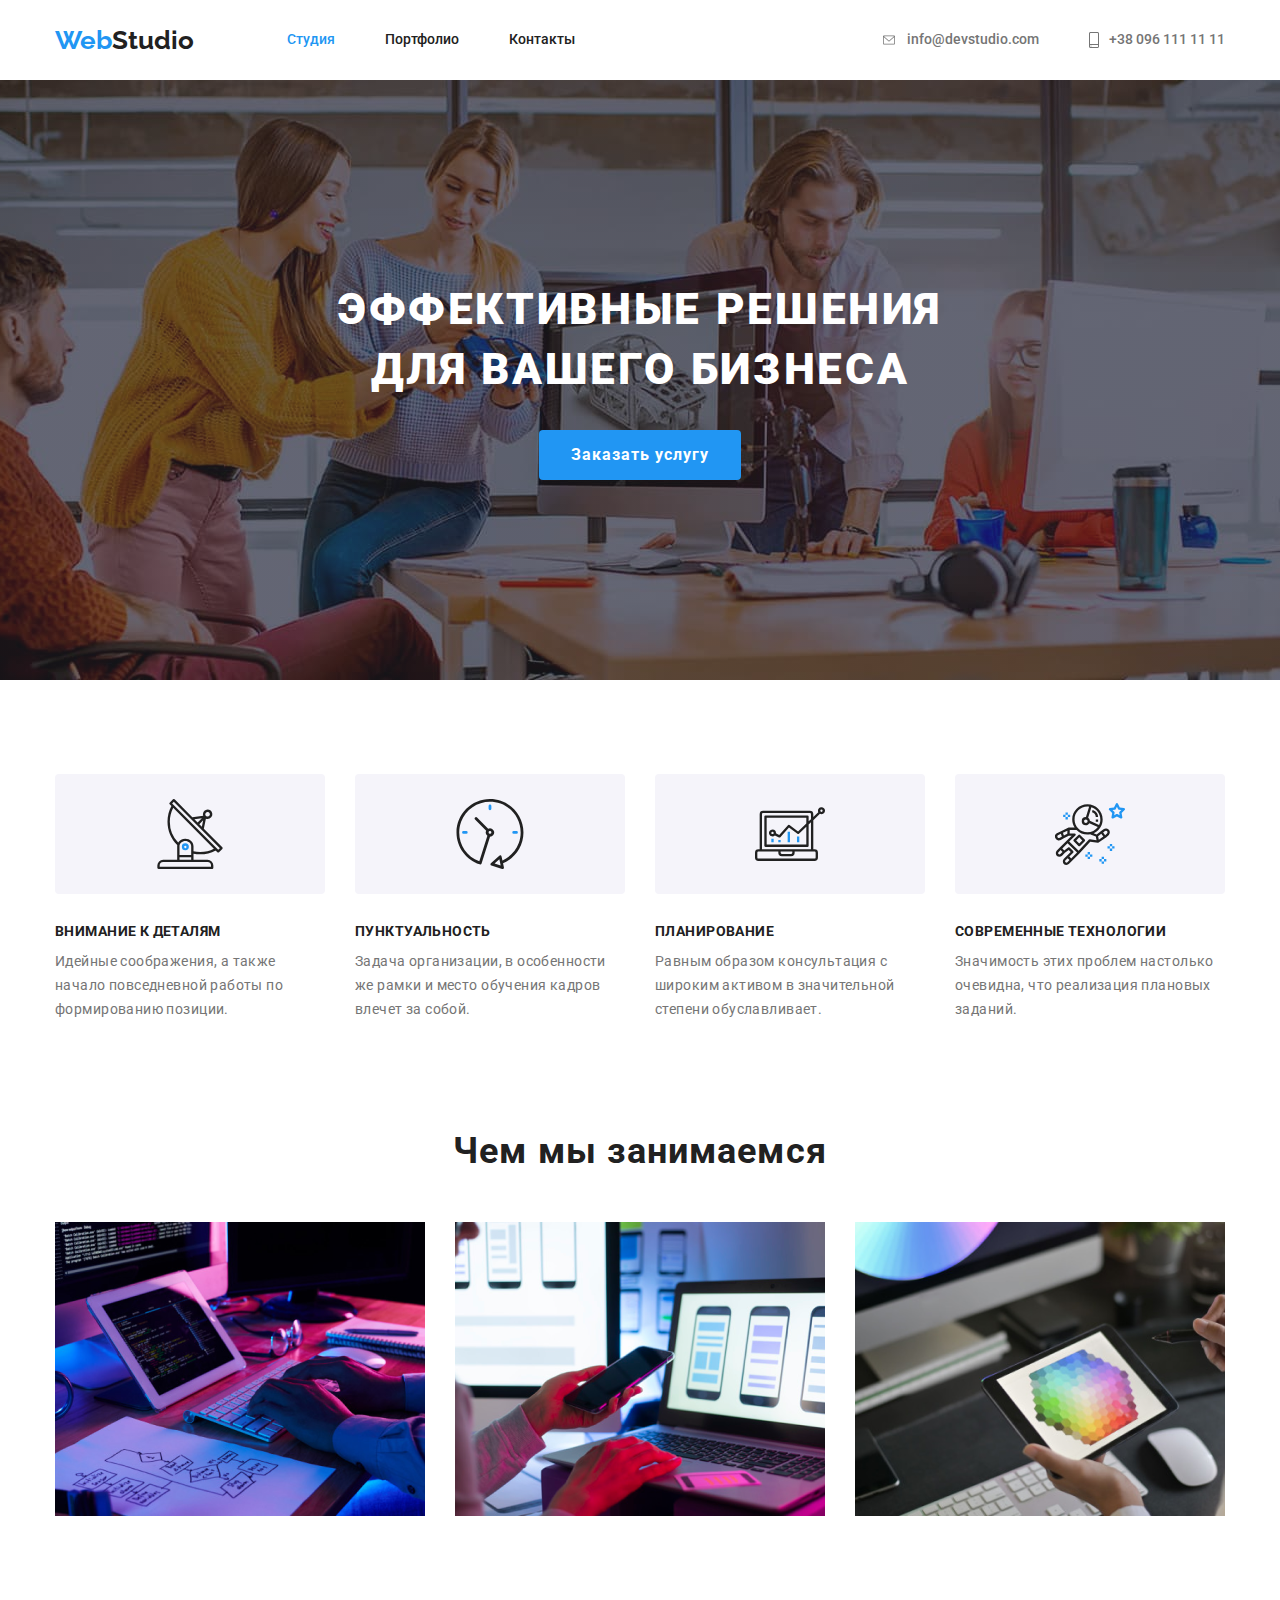
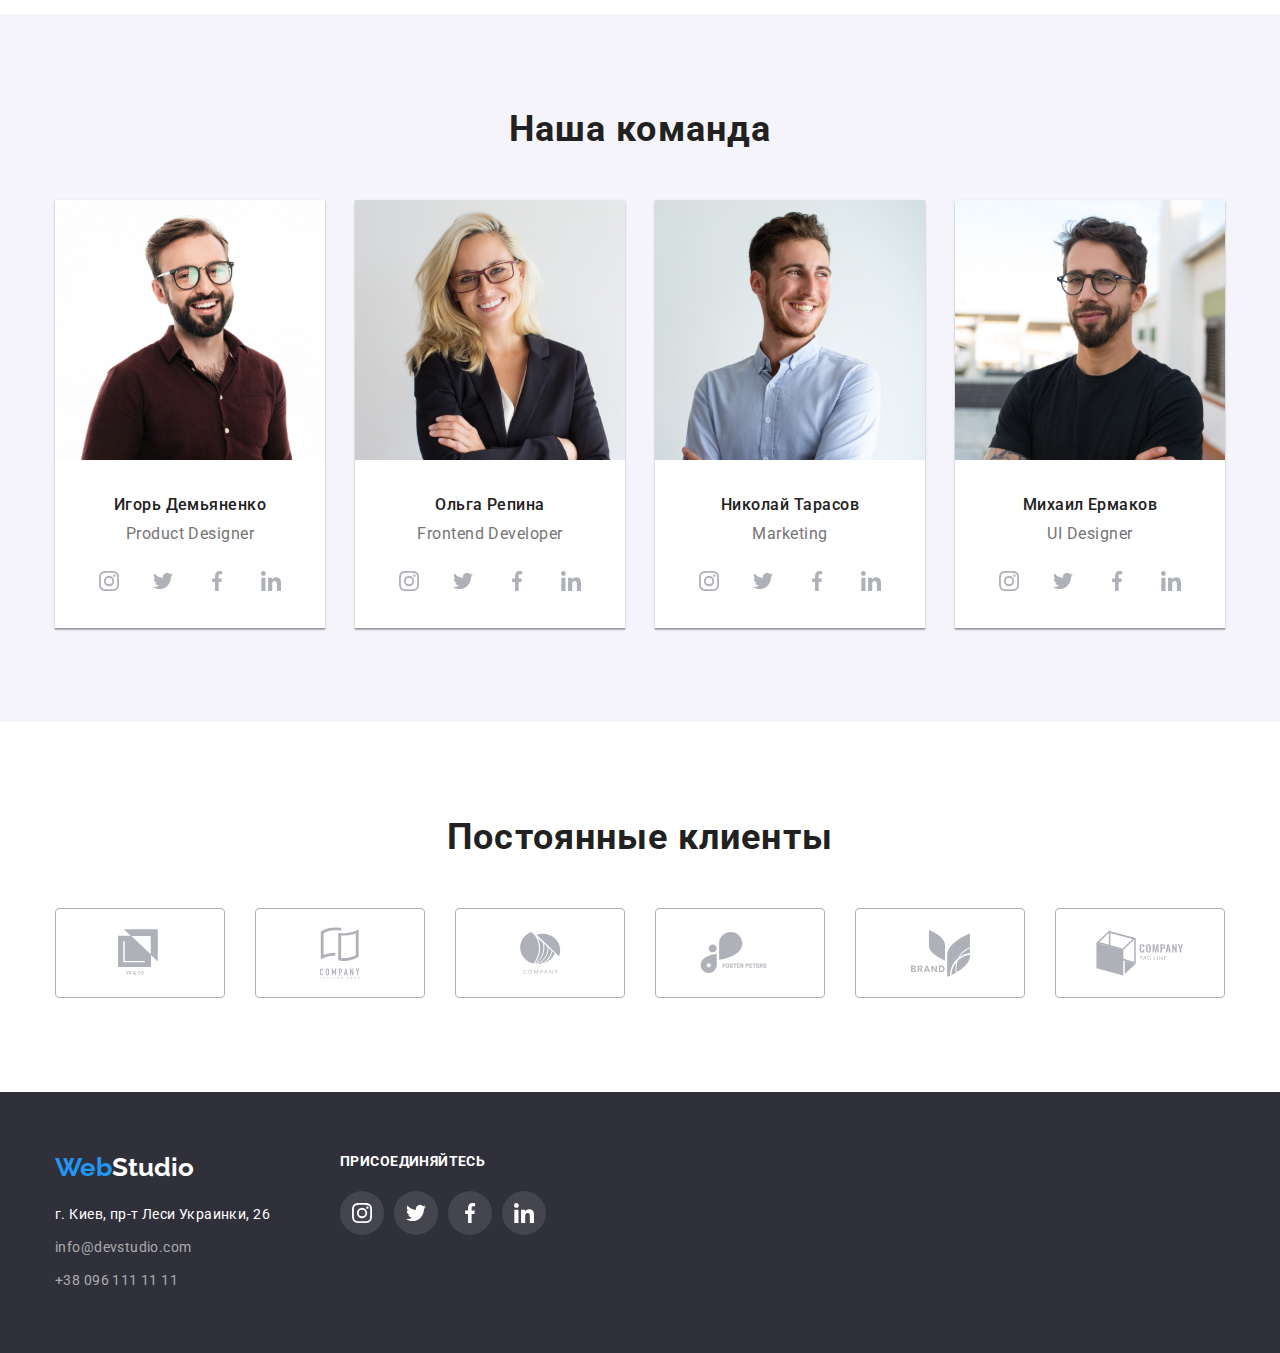
<file: index.html>
<!DOCTYPE html>
<html lang="ru">
<head>
    <meta charset="UTF-8">
    <meta name="viewport" content="width=device-width, initial-scale=1.0">
    <title>Document</title>
    <link rel="preconnect" href="https://fonts.gstatic.com">
    <link rel="preconnect" href="https://fonts.gstatic.com">
    <link href="https://fonts.googleapis.com/css2?family=Raleway:wght@700&family=Roboto:wght@400;500;700;900&display=swap"
      rel="stylesheet">
      <link rel="stylesheet" href="https://cdnjs.cloudflare.com/ajax/libs/modern-normalize/0.6.0/modern-normalize.min.css">
    <link rel="stylesheet" href="./css/style.css">
</head>
<body>
  
    <!-- Шапка сайта -->
    <header>
      <div class="container">
        <nav class="main-nav">
              <a href="" class="logo"><span class="logo-web">Web</span>Studio</a>
          <ul class="link-nav">
            <li class="item"><a href="./index.html" class="link current">Студия</a></li>
            <li class="item"><a href="./portfolio.html" class="link">Портфолио</a></li>
            <li class="item"><a href="" class="link">Контакты</a></li>
          </ul>
          <ul class="contact-nav">
            <li class="item">
              <a href="info@devstudio.com" class="link">
                <svg class="envelope-icon">
                  <use href="./images/symbol-defs-1.svg#icon-envelope-hover"></use>
                </svg>
                <p class="contact-name">info@devstudio.com</p>
              </a>
            </li>
            <li class="item">
              <a href="tel:+380961111111" class="link">
                <svg class="smartphone-icon">
                  <use href="./images/symbol-defs-1.svg#icon-smartphone"></use>
                </svg>
                <p class="contact-name">+38 096 111 11 11</p>
              </a>
            </li>
          </ul>
       </nav>
    </div>
    </header>

    <main>

      <!-- Секция Герой -->
      <section class="section-hero">
        <div class="container">
        <h1 class="title-hero">Эффективные решения <br> для вашего бизнеса</h1>
        <a class="button" href="">Заказать услугу</a>
        </div>
      </section>

      <!-- Секция особенностей -->
      <section>
        <!-- <h2></h2> -->
        <div class="container">
        <ul class="features">
          <li class="feature-item">
            <div class="container-icon">        
               <svg class="icon-feature">
                 <use href="./images/symbol-defs-1.svg#icon-antenna"></use>
               </svg>
            </div>
            <h3 class="title-feature">Внимание к деталям</h3>
            <p class="feature-description">Идейные соображения, а также начало повседневной работы по формированию позиции.</p>
          </li>
          <li class="feature-item">
            <div class="container-icon">
              <svg class="icon-feature">
                <use href="./images/symbol-defs-1.svg#icon-clock"></use>
              </svg>
            </div>
            <h3 class="title-feature">Пунктуальность</h3>
            <p class="feature-description">Задача организации, в особенности же рамки и место обучения кадров влечет за собой.</p>
          </li>
          <li class="feature-item">
            <div class="container-icon">
              <svg class="icon-feature">
                <use href="./images/symbol-defs-1.svg#icon-diagram"></use>
              </svg>
            </div>
            <h3 class="title-feature">Планирование</h3>
            <p class="feature-description">Равным образом консультация с широким активом в значительной степени обуславливает.</p>
          </li>
          <li class="feature-item">
            <div class="container-icon">
              <svg class="icon-feature">
                <use href="./images/symbol-defs-1.svg#icon-astronaut"></use>
              </svg>
            </div>
            <h3 class="title-feature">Современные технологии</h3>
            <p class="feature-description">Значимость этих проблем настолько очевидна, что реализация плановых заданий.</p>
          </li>
        </ul>
        </div>
      </section>

      <!-- Секция Чем мы занимаемся -->
      <section>
        <h2 class="title-section-work">Чем мы занимаемся</h2>
        <div class="container">
        <ul class="list-work">
          <li class="item-work">
            <img src="./images/box-1.png" alt="" width="370">
          </li>
          <li class="item-work">
            <img src="./images/box-2.png" alt="" width="370">
          </li>
          <li class="item-work">
            <img src="./images/box-3.png" alt="" width="370">
          </li>
        </ul>
        </div>
      </section>

      <!-- Секция Наша команда -->
      <section class="team">
        <div class="container">
          <h2 class="title-section">Наша команда</h2>
          <ul class="team-list">
            <li class="team-item">
              <img src="./images/img.jpg" alt="" width="270">
              <h3 class="title-team">Игорь Демьяненко</h3>
              <p class="team-profession">Product Designer</p>
              <ul class="list-team-icon">
                <li class="list-icon">
                  <a class="link-icon" href="">
                    <svg class="team-icon">
                      <use href="./images/symbol-defs-1.svg#icon-instagram-1"></use>
                    </svg>
                 </a>
               </li>
               <li class="list-icon">
                <a class="link-icon" href="">
                  <svg class="team-icon">
                    <use href="./images/symbol-defs-1.svg#icon-twitter-1"></use>
                  </svg>
                </a>
               </li>
               <li class="list-icon">
                <a class="link-icon" href="">
                  <svg class="team-icon">
                    <use href="./images/symbol-defs-1.svg#icon-facebook-2"></use>
                  </svg>
                </a>
               </li>
               <li class="list-icon">
                 <a class="link-icon" href="">
                   <svg class="team-icon">
                     <use href="./images/symbol-defs-1.svg#icon-linkedin-2"></use>
                   </svg>
                 </a>
               </li>
              </ul>
            </li>
            <li class="team-item">
               <img src="./images/img-11.jpg" alt="" width="270">
               <h3 class="title-team">Ольга Репина</h3>
               <p class="team-profession">Frontend Developer</p>
              <ul class="list-team-icon">
                <li class="list-icon">
                  <a class="link-icon" href="">
                    <svg class="team-icon">
                      <use href="./images/symbol-defs-1.svg#icon-instagram-1"></use>
                    </svg>
                  </a>
                </li>
                <li class="list-icon">
                  <a class="link-icon" href="">
                    <svg class="team-icon">
                      <use href="./images/symbol-defs-1.svg#icon-twitter-1"></use>
                    </svg>
                  </a>
                </li>
                <li class="list-icon">
                  <a class="link-icon" href="">
                    <svg class="team-icon">
                      <use href="./images/symbol-defs-1.svg#icon-facebook-2"></use>
                    </svg>
                  </a>
                </li>
                <li class="list-icon">
                  <a class="link-icon" href="">
                    <svg class="team-icon">
                      <use href="./images/symbol-defs-1.svg#icon-linkedin-2"></use>
                    </svg>
                  </a>
                </li>
              </ul>
            </li>
            <li class="team-item">
               <img src="./images/img-12.jpg" alt="" width="270">
               <h3 class="title-team">Николай Тарасов</h3>
               <p class="team-profession">Marketing</p>
              <ul class="list-team-icon">
                <li class="list-icon">
                  <a class="link-icon" href="">
                    <svg class="team-icon">
                      <use href="./images/symbol-defs-1.svg#icon-instagram-1"></use>
                    </svg>
                  </a>
                </li>
                <li class="list-icon">
                  <a class="link-icon" href="">
                    <svg class="team-icon">
                      <use href="./images/symbol-defs-1.svg#icon-twitter-1"></use>
                    </svg>
                  </a>
                </li>
                <li class="list-icon">
                  <a class="link-icon" href="">
                    <svg class="team-icon">
                      <use href="./images/symbol-defs-1.svg#icon-facebook-2"></use>
                    </svg>
                  </a>
                </li>
                <li class="list-icon">
                  <a class="link-icon" href="">
                    <svg class="team-icon">
                      <use href="./images/symbol-defs-1.svg#icon-linkedin-2"></use>
                    </svg>
                  </a>
                </li>
              </ul>
            </li>
            <li class="team-item">
              <img src="./images/img-13.jpg" alt="" width="270">
              <h3 class="title-team">Михаил Ермаков</h3>
              <p class="team-profession">UI Designer</p>
              <ul class="list-team-icon">
                <li class="list-icon">
                  <a class="link-icon" href="">
                    <svg class="team-icon">
                      <use href="./images/symbol-defs-1.svg#icon-instagram-1"></use>
                    </svg>
                  </a>
                </li>
                <li class="list-icon">
                  <a class="link-icon" href="">
                    <svg class="team-icon">
                      <use href="./images/symbol-defs-1.svg#icon-twitter-1"></use>
                    </svg>
                  </a>
                </li>
                <li class="list-icon">
                  <a class="link-icon" href="">
                    <svg class="team-icon">
                      <use href="./images/symbol-defs-1.svg#icon-facebook-2"></use>
                    </svg>
                  </a>
                </li>
                <li class="list-icon">
                  <a class="link-icon" href="">
                    <svg class="team-icon">
                      <use href="./images/symbol-defs-1.svg#icon-linkedin-2"></use>
                    </svg>
                  </a>
                </li>
              </ul>
           </li>
          </ul>
        </div>
      </section>

      <!-- Секция постоянные клиенты -->
      <section>
        <div class="container">
          <h2 class="title-section">Постоянные клиенты</h2>
           <ul class="client-list">
             <li class="client-item">
               <a class="client-link" href="">
                 <svg class="client-icon" width="44" height="49">
                   <use href="./images/symbol-defs-1.svg#icon-logo-1"></use>
                 </svg>
               </a>
              </li>
              <li class="client-item">
              <a class="client-link" href="">
                <svg class="client-icon" width="40" height="52">
                  <use href="./images/symbol-defs-1.svg#icon-logo-2"></use>
                </svg>
              </a>
              </li>
              <li class="client-item">
              <a class="client-link" href="">
                <svg class="client-icon" width="41" height="42">
                  <use href="./images/symbol-defs-1.svg#icon-logo-3"></use>
                </svg>
              </a>
              </li>
              <li class="client-item">
              <a class="client-link" href="">
                <svg class="client-icon" width="80" height="42">
                  <use href="./images/symbol-defs-1.svg#icon-logo-4"></use>
                </svg>
              </a>
              </li>
              <li class="client-item">
              <a class="client-link" href="">
                <svg class="client-icon" width="59" height="47">
                  <use href="./images/symbol-defs-1.svg#icon-logo-5"></use>
                </svg>
              </a>
              </li>
              <li class="client-item">
              <a class="client-link" href="">
                <svg class="client-icon" width="88" height="45">
                  <use href="./images/symbol-defs-1.svg#icon-logo-6"></use>
                </svg>
              </a>
              </li>
           </ul>
        </div>
      </section>
    </main>

    <!-- Футер -->
    <footer class="footer">
      <div class="container footer-container">
        <div>
      <a href="" class="logo"><span class="logo-web">Web</span><span class="logo-studio">Studio</span>
      </a>
      <address class="address">
        <ul class="address-footer">
          <li class="contact-address"><p>г. Киев, пр-т Леси Украинки, 26</p></li>
          <li class="footer-mail"><a href="">info@devstudio.com</a></li>
          <li><a href="">+38 096 111 11 11</a></li>
        </ul>
      </address>
      </div>
      <div class="footer-socials">
        <b class="join">Присоединяйтесь</b>
        <ul class="social-list">
          <li class="social-item">
            <a class="social-link" href="">
              <svg class="social-icon">
                <use href="./images/symbol-defs-1.svg#icon-instagram-2"></use>
              </svg>
            </a>
          </li>
          <li class="social-item">
            <a class="social-link" href="">
              <svg class="social-icon">
                <use href="./images/symbol-defs-1.svg#icon-twitter-2"></use>
              </svg>
            </a>
          </li>
          <li class="social-item">
            <a class="social-link" href="">
              <svg class="social-icon">
                <use href="./images/symbol-defs-1.svg#icon-facebook-1"></use>
              </svg>
            </a>
          </li>
          <li class="social-item">
            <a class="social-link" href="">
              <svg class="social-icon">
                <use href="./images/symbol-defs-1.svg#icon-linkedin-1"></use>
              </svg>
            </a>
          </li>
        </ul>
      </div>
      </div>
    </footer>
</body>
 </html>
</file>
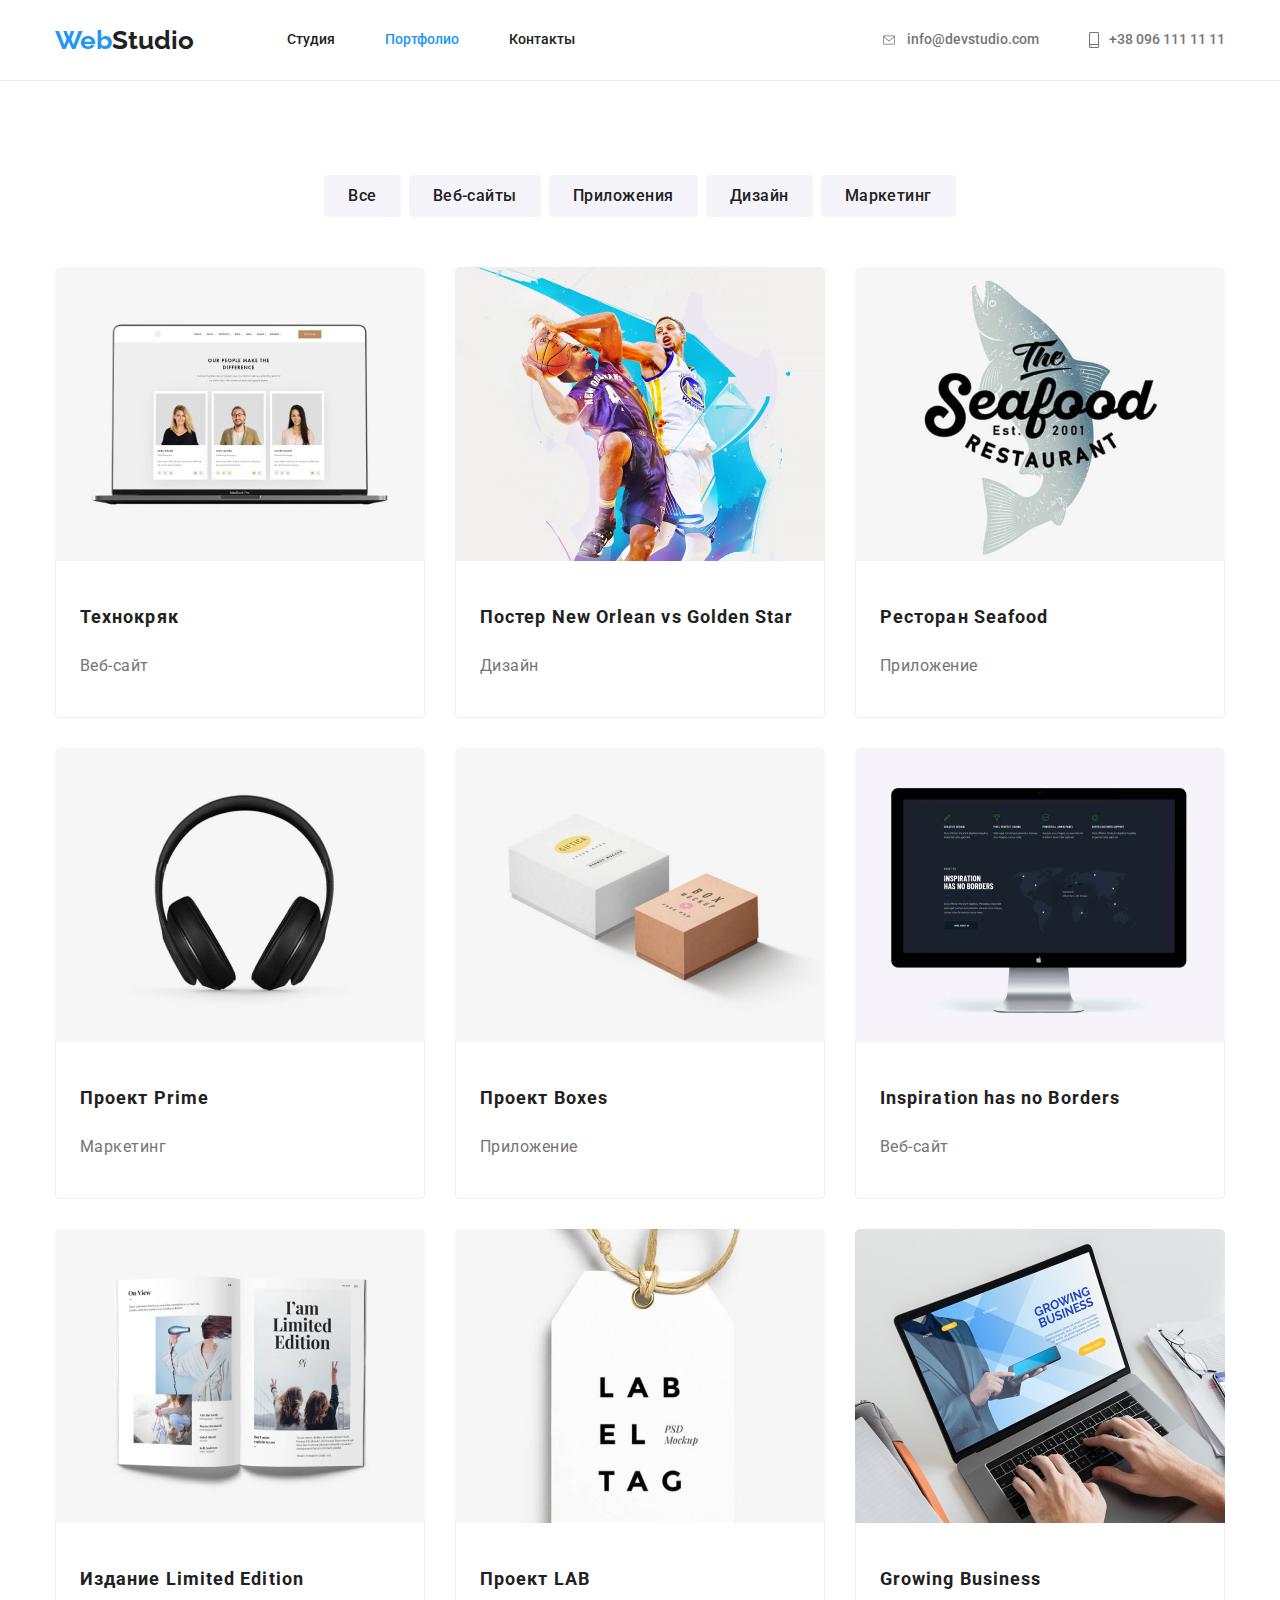
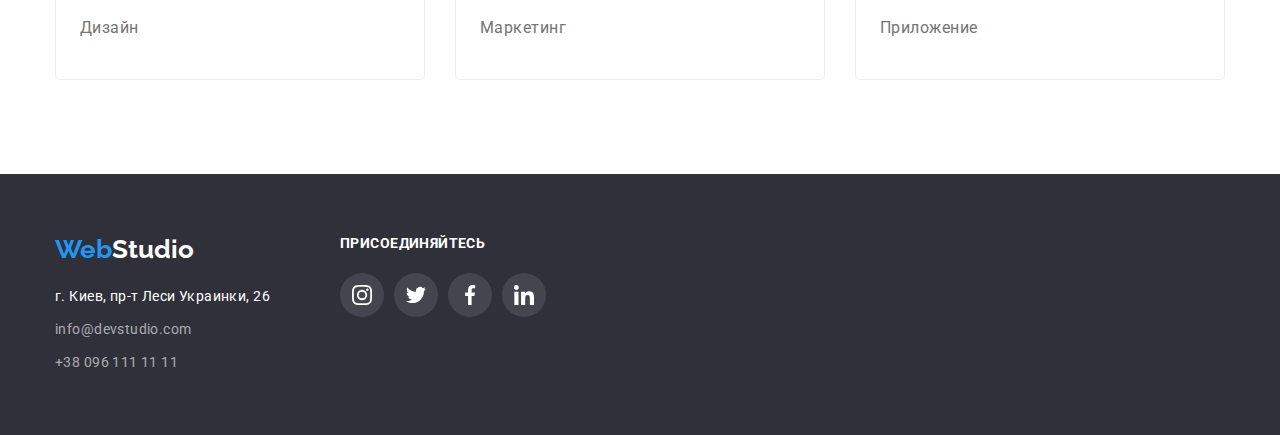
<file: portfolio.html>
<!DOCTYPE html>
<html lang="ru">
<head>
    <meta charset="UTF-8">
    <meta name="viewport" content="width=device-width, initial-scale=1.0">
    <title>Document</title>
    <link rel="preconnect" href="https://fonts.gstatic.com">
    <link rel="preconnect" href="https://fonts.gstatic.com">
    <link href="https://fonts.googleapis.com/css2?family=Raleway:wght@700&family=Roboto:wght@400;500;700;900&display=swap"
        rel="stylesheet">
        <link rel="stylesheet" href="https://cdnjs.cloudflare.com/ajax/libs/modern-normalize/0.6.0/modern-normalize.min.css">
    <link rel="stylesheet" href="./css/style.css">
</head>
<body>

    <!-- Шапка сайта -->
    <header>
        <div class="container">
        <nav class="main-nav">
            <a href="" class="logo"><span class="logo-web">Web</span>Studio</a>
            <ul class="link-nav">
                <li class="item"><a href="./index.html" class="link">Студия</a></li>
                <li class="item"><a href="./portfolio.html" class="link current">Портфолио</a></li>
                <li class="item"><a href="" class="link">Контакты</a></li>
            </ul>
            <ul class="contact-nav">
              <li class="item">
                <a href="info@devstudio.com" class="link">
                  <svg class="envelope-icon">
                    <use href="./images/symbol-defs-1.svg#icon-envelope-hover"></use>
                  </svg>
                  <p class="contact-name">info@devstudio.com</p>
                </a>
              </li>
              <li class="item">
                <a href="tel:+380961111111" class="link">
                  <svg class="smartphone-icon">
                    <use href="./images/symbol-defs-1.svg#icon-smartphone"></use>
                  </svg>
                  <p class="contact-name">+38 096 111 11 11</p>
                </a>
              </li>
            </ul>
        </nav>
        </div>
    </header>

 <main>

 <!-- Section Hero Portfolio -->
  <section class="portfolio-hero">
    <!-- <h1></h1> -->
    <div class="container">
      <ul class="portfolio-list-button">
        <li class="button-item">
            <button type="button" class="button-portfolio">Все</button>
        </li>
        <li class="button-item">
            <button type="button" class="button-portfolio">Веб-сайты</button>
        </li>
        <li class="button-item">
            <button type="button" class="button-portfolio">Приложения</button>
        </li>
        <li class="button-item">
            <button type="button" class="button-portfolio">Дизайн</button>
        </li>
        <li class="button-item">
            <button type="button" class="button-portfolio">Маркетинг</button>
        </li>
      </ul>

      <ul class="portfolio-list">
        <li class="portfolio-item">
          <div class="card">
            <a href="" class="link-portfolio">
              <img class="card-image" src="./images/img-1.jpg" alt="" width="370">
              <div class="card-content">
                 <h3 class="portfolio-title">Технокряк</h3>
                 <p class="portfolio-description">Веб-сайт</p>
             </div>
            </a>
          </div>
        </li>
        <li class="portfolio-item">
            <div class="card">
            <a href="" class="link-portfolio">
              <img class="card-image" src="./images/img-2.jpg" alt="" width="370">
            <div class="card-content">
              <h3 class="portfolio-title">Постер New Orlean vs Golden Star</h3>
              <p class="portfolio-description">Дизайн</p>
            </div>
            </a>
            </div>
        </li>
        <li class="portfolio-item">
            <div class="card">
            <a href="" class="link-portfolio">
              <img class="card-image" src="./images/img-3.jpg" alt="" width="370">
            <div class="card-content">
              <h3 class="portfolio-title">Ресторан Seafood</h3>
              <p class="portfolio-description">Приложение</p>
            </div>
            </a>
            </div>
        </li>
        <li class="portfolio-item">
            <div class="card">
            <a href="" class="link-portfolio">
              <img class="card-image" src="./images/img-4.jpg" alt="" width="370">
            <div class="card-content">
              <h3 class="portfolio-title">Проект Prime</h3>
              <p class="portfolio-description">Маркетинг</p>
            </div>
            </a>
            </div>
        </li>
        <li class="portfolio-item">
            <div class="card">
            <a href="" class="link-portfolio">
              <img class="card-image" src="./images/img-5.jpg" alt="" width="370">
            <div class="card-content">
              <h3 class="portfolio-title">Проект Boxes</h3>
              <p class="portfolio-description">Приложение</p>
            </div>
            </a>
            </div>
        </li>
        <li class="portfolio-item">
            <div class="card">
            <a href="" class="link-portfolio">
              <img class="card-image" src="./images/img-6.jpg" alt="" width="370">
            <div class="card-content">
              <h3 class="portfolio-title">Inspiration has no Borders</h3>
              <p class="portfolio-description">Веб-сайт</p>
            </div>
            </a>
            </div>
        </li>
        <li class="portfolio-item">
            <div class="card">
            <a href="" class="link-portfolio">
              <img class="card-image" src="./images/img-7.jpg" alt="" width="370">
            <div class="card-content">
              <h3 class="portfolio-title">Издание Limited Edition</h3>
              <p class="portfolio-description">Дизайн</p>
            </div>
            </a>
            </div>
        </li>
        <li class="portfolio-item">
            <div class="card">
            <a href="" class="link-portfolio">
              <img class="card-image" src="./images/img-8.jpg" alt="" width="370">
            <div class="card-content">
              <h3 class="portfolio-title">Проект LAB</h3>
              <p class="portfolio-description">Маркетинг</p>
            </div>
            </a>
            </div>
        </li>
        <li class="portfolio-item">
            <div class="card">
            <a href="" class="link-portfolio">
              <img class="card-image" src="./images/img-9.jpg" alt="" width="370">
            <div class="card-content">
              <h3 class="portfolio-title">Growing Business</h3>
              <p class="portfolio-description">Приложение</p>
            </div>
            </a>
            </div>
        </li>
      </ul>
    </div>
</section>
 </main>

<!-- Футер -->
<footer class="footer">
  <div class="container footer-container">
    <div>
      <a href="" class="logo"><span class="logo-web">Web</span><span class="logo-studio">Studio</span>
      </a>
      <address class="address">
        <ul class="address-footer">
          <li class="contact-address">
            <p>г. Киев, пр-т Леси Украинки, 26</p>
          </li>
          <li class="footer-mail"><a href="">info@devstudio.com</a></li>
          <li><a href="">+38 096 111 11 11</a></li>
        </ul>
      </address>
    </div>
    <div class="footer-socials">
      <b class="join">Присоединяйтесь</b>
      <ul class="social-list">
        <li class="social-item">
          <a class="social-link" href="">
            <svg class="social-icon">
              <use href="./images/symbol-defs-1.svg#icon-instagram-2"></use>
            </svg>
          </a>
        </li>
        <li class="social-item">
          <a class="social-link" href="">
            <svg class="social-icon">
              <use href="./images/symbol-defs-1.svg#icon-twitter-2"></use>
            </svg>
          </a>
        </li>
        <li class="social-item">
          <a class="social-link" href="">
            <svg class="social-icon">
              <use href="./images/symbol-defs-1.svg#icon-facebook-1"></use>
            </svg>
          </a>
        </li>
        <li class="social-item">
          <a class="social-link" href="">
            <svg class="social-icon">
              <use href="./images/symbol-defs-1.svg#icon-linkedin-1"></use>
            </svg>
          </a>
        </li>
      </ul>
    </div>
  </div>
</footer>
</body>
</html>
</file>
<file: css/style.css>
:root {
  /* background */
  --primary-white-color: #ffffff;
  --c-dark-color: #2f303a;
  --c-light-grey-color: #f5f4fa;
  --link-accent-color: var(--accent-color);
  --social-icon-color: rgb(255, 255, 255, 0.1);

  /* text */
  --primary-text-color: #212121;
  --title-text-color: #757575;
  --accent-color: #2196f3;
  --text-white-color: var(--primary-white-color);
  --text-black-color: #000000;
  --text-dark-color: rgb(255, 255, 255, 0.6);
  --main-icon-color: #afb1b8;
}

/* Утилиты */

body {
  background-color: var(--primary-white-color);
  color: var(--primary-text-color);
  font-family: "Roboto", sans-serif;
}

a {
  color: inherit;
  text-decoration: none;
}

.container {
  width: 1200px;
  padding-left: 15px;
  padding-right: 15px;
  margin-left: auto;
  margin-right: auto;
  margin: 0 auto;
}

ul {
  padding: 0;
  margin: 0;
  list-style: none;
}

/* logo */

.logo {
  color: var(--primary-black-color);
  font-family: "Raleway", sans-serif;
  font-weight: 700;
  font-size: 26px;
  line-height: 1.19;
}

.logo-web {
  color: var(--accent-color);
}

.logo-studio {
  color: var(--text-white-color);
}

/* header */

.main-nav {
  display: flex;
  align-items: center;
}

.link {
  display: flex;
  align-items: center;
  font-weight: 500;
  font-size: 14px;
  line-height: 1.14;
}

.link-nav {
  display: flex;
  margin-left: 93px;
  padding-top: 32px;
  padding-bottom: 32px;
}

.link-nav .item:not(:last-child) {
  margin-right: 50px;
}

.contact-nav {
  display: flex;
  margin-left: auto;
  padding-top: 32px;
  padding-bottom: 32px;
  color: var(--title-text-color);
}

.contact-nav .item + .item {
  margin-left: 50px;
}

.link:hover,
.link:focus {
  color: var(--accent-color);
}

.link-nav .link.current {
  color: var(--accent-color);
}

.envelope-icon {
  margin-right: 10px;
  fill: currentColor;
  width: 16px;
  height: 12px;
}

.smartphone-icon {
  margin-right: 10px;
  fill: currentColor;
  width: 10px;
  height: 16px;
}

.contact-name {
  margin: 0;
}

/* Section Hero */

.section-hero {
  max-width: 1600px;
  height: 600px;
  padding: 200px 0;
  margin-left: auto;
  margin-right: auto;
  background-color: var(--c-dark-color);
  background-image: linear-gradient(
      to right,
      rgba(47, 48, 58, 0.4),
      rgba(47, 48, 58, 0.4)
    ),
    url("../images/Img31.jpg");
  background-repeat: no-repeat;
  background-position: center;
  background-size: cover;
  text-align: center;
}

.title-hero {
  margin-bottom: 30px;
  margin-top: 0;
  color: var(--text-white-color);
  font-weight: 900;
  font-size: 44px;
  line-height: 1.36;
  text-align: center;
  text-transform: uppercase;
  letter-spacing: 0.06em;
}

/* Section features */

.features {
  display: flex;
  padding-top: 94px;
  padding-bottom: 94px;
}

.container-icon {
  margin-bottom: 30px;
  padding: 25px 100px;
  height: 120px;
  background-color: var(--c-light-grey-color);
  border-radius: 4px;
}

.icon-feature {
  width: 70px;
  height: 70px;
  margin: 0;
}

.features .feature-item {
  width: 270px;
}

.features .feature-item:not(:last-child) {
  margin-right: 30px;
}

.title-feature {
  margin-top: 0;
  margin-bottom: 10px;
  font-weight: 700;
  font-size: 14px;
  line-height: 1.14;
  letter-spacing: 0.03em;
  text-transform: uppercase;
}

.feature-description {
  margin-top: 10px;
  color: var(--title-text-color);
  font-size: 14px;
  line-height: 1.71;
  letter-spacing: 0.03em;
}

/* Section Чем мы занимаемся */

.title-section-work {
  margin-bottom: 50px;
  margin-top: 0;
  font-weight: 700;
  font-size: 36px;
  line-height: 1.17;
  text-align: center;
  letter-spacing: 0.03em;
}

.list-work {
  display: flex;
  align-items: center;
  padding-bottom: 94px;
}

.list-work .item-work:not(:last-child) {
  margin-right: 30px;
}

/* Section our team */

.team {
  background-color: var(--c-light-grey-color);
}

.title-section {
  margin-bottom: 50px;
  margin-top: 0;
  padding-top: 94px;
  font-weight: 700;
  font-size: 36px;
  line-height: 1.17;
  text-align: center;
  letter-spacing: 0.03em;
}

.team-list {
  display: flex;
  align-items: center;
  padding-bottom: 94px;
}

.team-list .team-item:not(:last-child) {
  margin-right: 30px;
}

.team-item {
  padding-bottom: 30px;
  height: 428px;
  background-color: var(--primary-white-color);
  box-shadow: 0px 1px 3px rgba(0, 0, 0, 0.12), 0px 1px 1px rgba(0, 0, 0, 0.14),
    0px 2px 1px rgba(0, 0, 0, 0.2);
}

.title-team {
  margin-top: 30px;
  margin-bottom: 10px;
  font-weight: 500;
  font-size: 16px;
  line-height: 1.19;
  letter-spacing: 0.03em;
  text-align: center;
}

.team-profession {
  margin-top: 0;
  color: var(--title-text-color);
  font-size: 16px;
  line-height: 1.19;
  letter-spacing: 0.03em;
  text-align: center;
}

.button {
  display: inline-block;
  padding: 10px 32px;
  background-color: var(--accent-color);
  color: var(--text-white-color);
  font-weight: 700;
  font-size: 16px;
  line-height: 1.87;
  letter-spacing: 0.06em;
  border-radius: 4px;
}

.list-team-icon {
  display: flex;
  margin-left: 32px;
  margin-right: 32px;
  margin-bottom: 30px;
}

.list-team-icon .list-icon:not(:last-child) {
  margin-right: 10px;
}

.list-icon {
  width: 44px;
  height: 44px;
}

.link-icon {
  display: flex;
  align-items: center;
  justify-content: center;
  width: 44px;
  height: 44px;
  border-radius: 50%;
}

.link-icon {
  background-color: var(--primary-white-color);
  fill: var(--main-icon-color);
}

.link-icon:hover,
.link-icon:focus {
  background-color: var(--link-accent-color);
  fill: var(--text-white-color);
}

.team-icon {
  width: 20px;
  height: 20px;
}

/* Clients Section */

.client-list {
  display: flex;
  padding-bottom: 94px;
}

.client-item {
  width: 170px;
  height: 90px;
}

.client-item:not(:last-child) {
  margin-right: 30px;
}

.client-link {
  display: flex;
  justify-content: center;
  align-items: center;
  border: 1px solid #afb1b8;
  box-sizing: border-box;
  border-radius: 4px;
  height: 100%;
  fill: var(--main-icon-color);
}

.client-link:hover,
.client-link:focus {
  fill: var(--accent-color);
  border-color: var(--accent-color);
}

/* Footer */

.footer {
  background-color: var(--c-dark-color);
  padding-top: 60px;
  padding-bottom: 60px;
}

.footer-container {
  display: flex;
}

.address {
  display: flex;
  flex-direction: column;
}

.address-footer {
  color: var(--text-dark-color);
  font-style: normal;
  font-size: 14px;
  line-height: 1.71;
  letter-spacing: 0.03em;
}

.contact-address {
  margin-top: 20px;
  margin-bottom: 9px;
  color: var(--text-white-color);
}

.contact-address p {
  margin: 0;
}

.footer-mail {
  margin-bottom: 9px;
}

.footer-socials {
  margin-left: 70px;
}

.social-link {
  display: flex;
  align-items: center;
  justify-content: center;
  width: 44px;
  height: 44px;
  border-radius: 50%;
  background-color: var(--social-icon-color);
}

.social-link:hover,
.social-link:focus {
  background-color: var(--link-accent-color);
}

.join {
  font-family: Roboto;
  font-style: normal;
  font-weight: 700;
  font-size: 14px;
  line-height: 1.14;
  letter-spacing: 0.03em;
  text-transform: uppercase;
  color: var(--text-white-color);
}

.social-list {
  display: flex;
  margin-top: 20px;
}

.social-list .social-item:not(:last-child) {
  margin-right: 10px;
}

.social-item {
  width: 44px;
  height: 44px;
}

.social-icon {
  width: 20px;
  height: 20px;
}

/* Section Hero Portfolio */

.portfolio-hero {
  padding-top: 94px;
  border-top: 1px solid #ececec;
}

.portfolio-list {
  display: flex;
  flex-wrap: wrap;
  padding-bottom: 94px;
}

.portfolio-item {
  width: calc((100% - 60px) / 3);
  margin-right: 30px;
  margin-bottom: 30px;
}

.portfolio-item:hover,
.portfolio-item:focus {
  box-shadow: 0px 1px 1px rgba(0, 0, 0, 0.12), 0px 4px 4px rgba(0, 0, 0, 0.06),
    1px 4px 6px rgba(0, 0, 0, 0.16);
}

.portfolio-item:nth-child(3n) {
  margin-right: 0;
}

.portfolio-item:nth-last-child(-n + 3) {
  margin-bottom: 0;
}

.link-portfolio {
  display: block;
}

.portfolio-title {
  margin-bottom: 4px;
  color: var(--primary-text-color);
  font-weight: 700;
  font-size: 18px;
  line-height: 2;
  letter-spacing: 0.06em;
}

.portfolio-description {
  color: var(--title-text-color);
  font-weight: 400;
  font-size: 16px;
  line-height: 1.88;
  letter-spacing: 0.03em;
}

/* Button Portfolio */

.portfolio-list-button {
  display: flex;
  justify-content: center;
  margin-bottom: 50px;
}

.button-portfolio {
  padding: 6px 22px;
  background-color: var(--c-light-grey-color);
  color: var(--primary-text-color);
  font-family: inherit;
  font-weight: 500;
  font-size: 16px;
  line-height: 1.62;
  letter-spacing: 0.03em;
  border-radius: 4px;
  border-color: transparent;
}

.button-portfolio:hover,
.button-portfolio:focus {
  background-color: var(--accent-color);
  color: var(--text-white-color);
}

.portfolio-list-button .button-item:not(:last-child) {
  margin-right: 8px;
}

/* Card */

.card {
  width: 370px;
  border-top-left-radius: 5px;
  border-top-right-radius: 5px;
  overflow: hidden;
}

.card-image {
  display: block;
}

.card-content {
  padding: 20px 24px;
  background-color: var(--primary-white-color);
  border-bottom: 1px solid #eeeeee;
  border-left: 1px solid #eeeeee;
  border-right: 1px solid #eeeeee;
  box-sizing: border-box;
  border-bottom-right-radius: 5px;
  border-bottom-left-radius: 5px;
}
</file>
